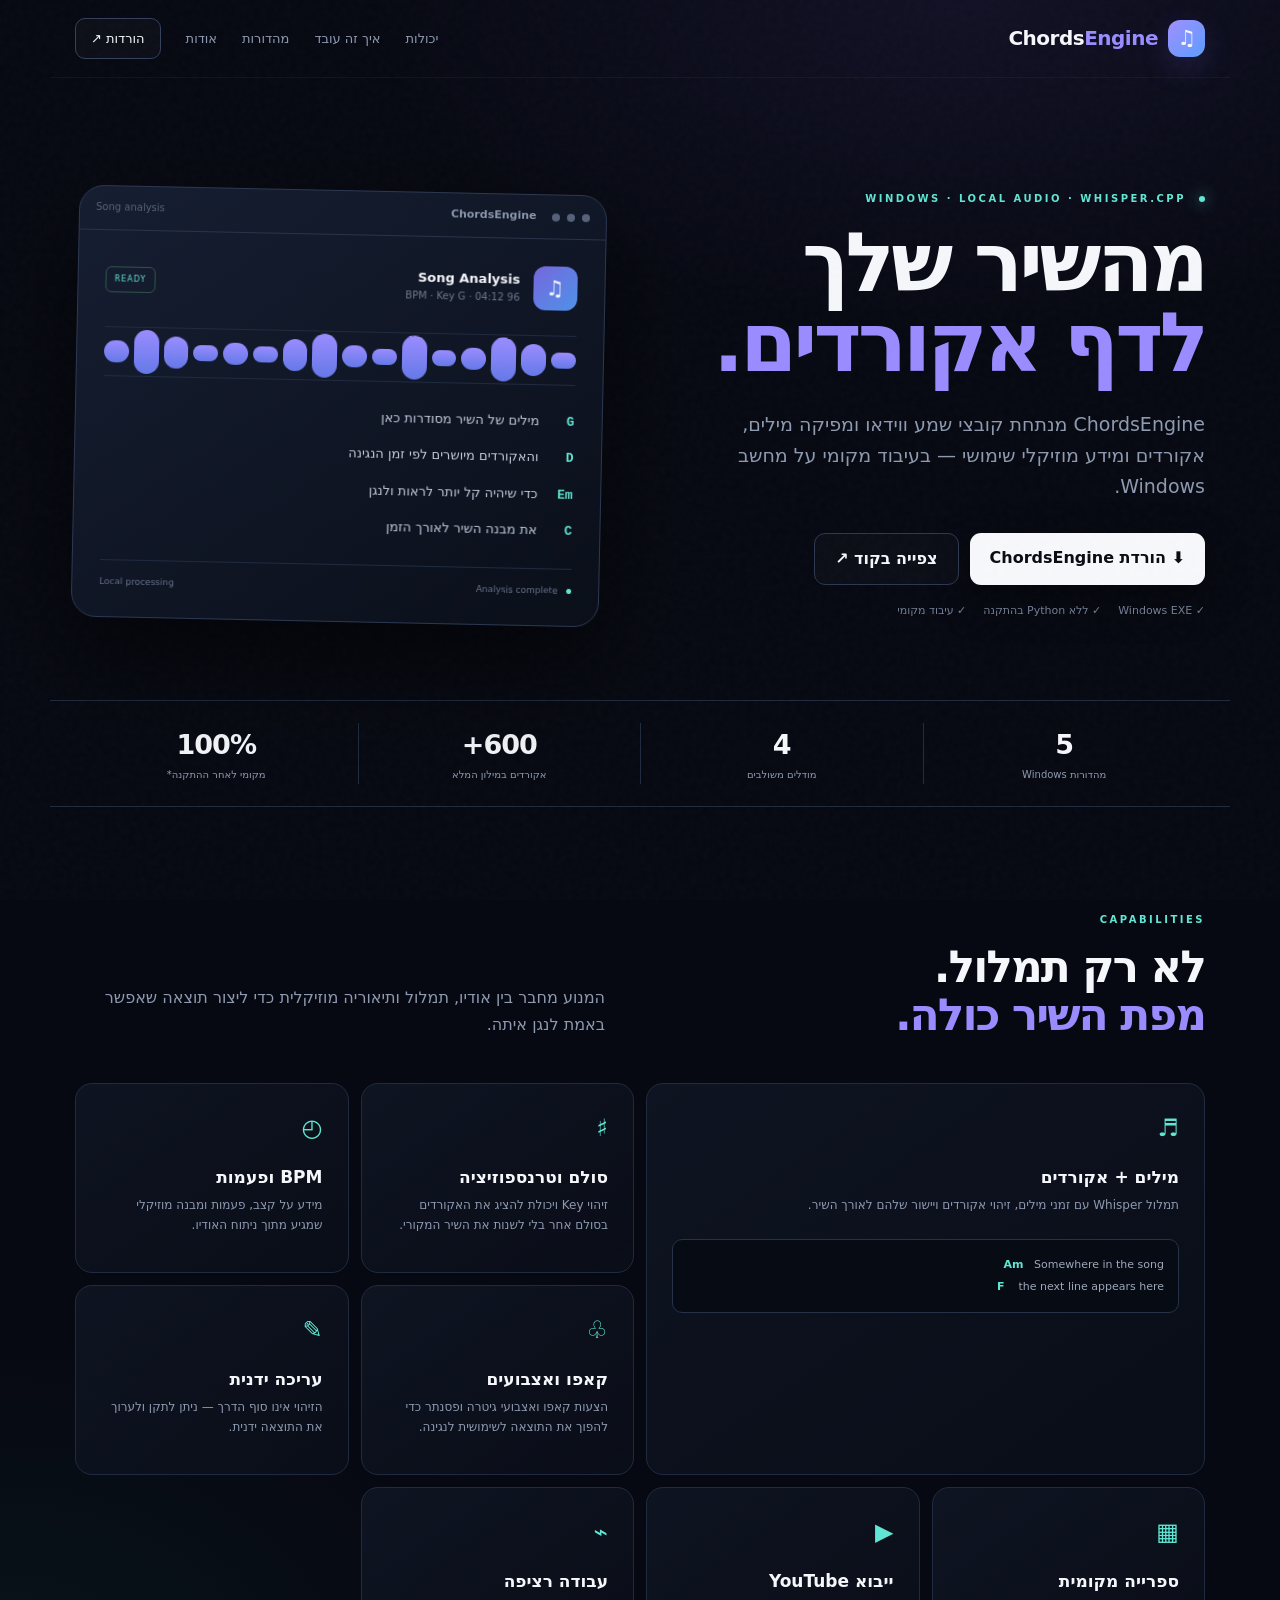
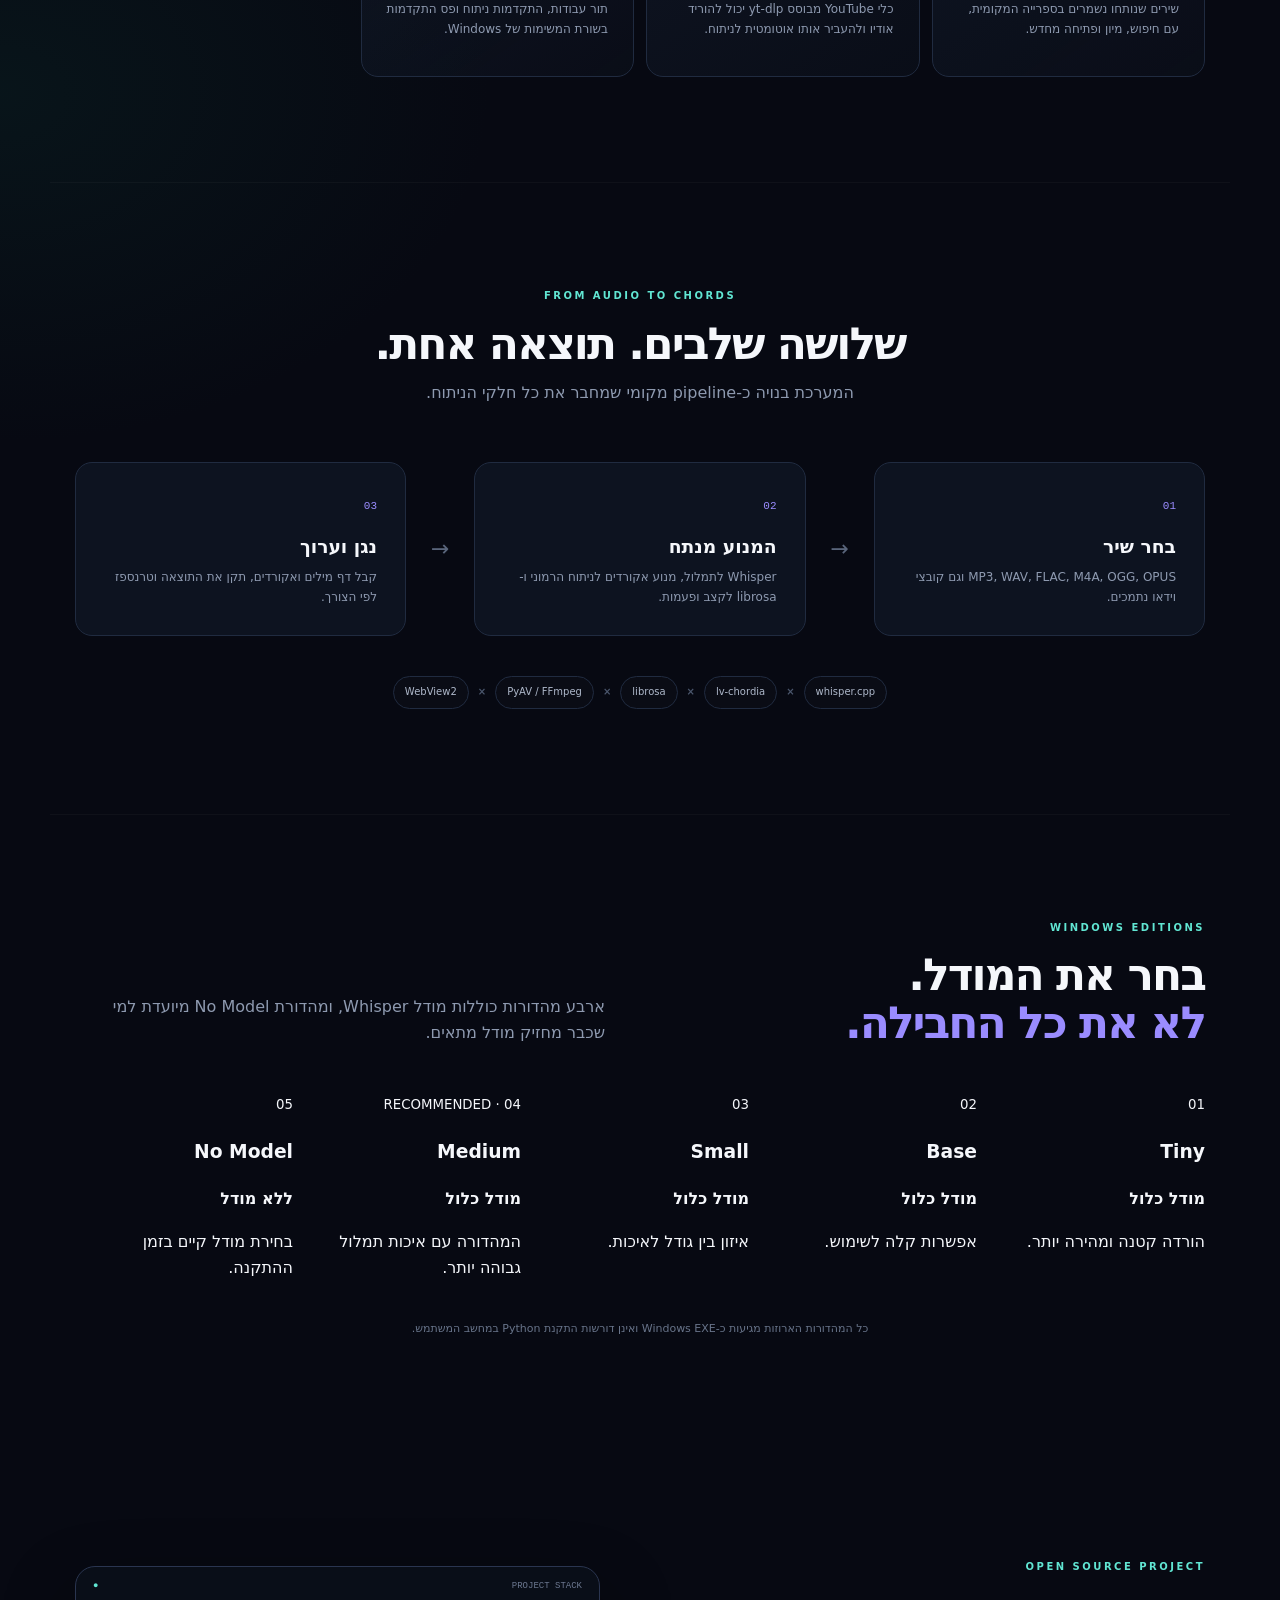
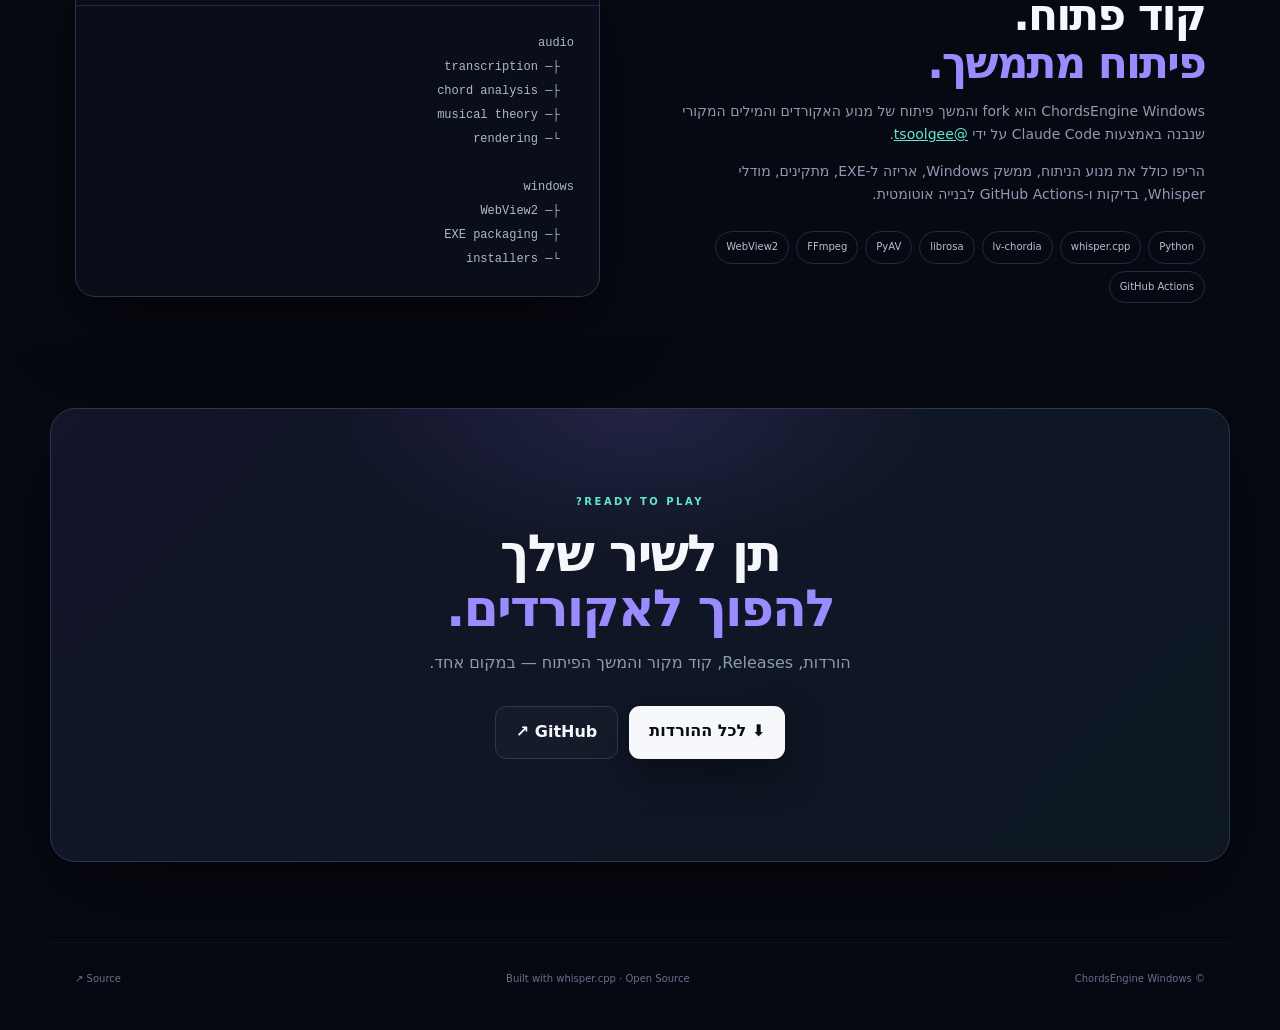
<file: docs/index.html>
<!doctype html>
<html lang="he" dir="rtl">
<head>
<meta charset="utf-8">
<meta name="viewport" content="width=device-width,initial-scale=1">
<meta name="description" content="ChordsEngine Windows — ניתוח שירים, תמלול מילים, זיהוי אקורדים, סולם וקצב. תוכנת Windows מקומית המבוססת על whisper.cpp.">
<meta name="keywords" content="ChordsEngine, guitar chords, song lyrics, Windows, whisper.cpp, chord detection, transcription, אקורדים, מילות שירים, ניתוח שירים">
<meta name="theme-color" content="#070912">
<meta property="og:title" content="ChordsEngine Windows — Turn songs into chord sheets">
<meta property="og:description" content="Local Windows song analysis with lyrics transcription, guitar chords, key, tempo and more.">
<meta property="og:type" content="website">
<link rel="icon" href="../icon.jpg" type="image/jpeg">
<link rel="manifest" href="site.webmanifest">
<title>ChordsEngine Windows — מילים ואקורדים מהשיר</title>
<link rel="stylesheet" href="style.css">
</head>
<body>
<div class="noise"></div>
<header class="nav">
  <a class="brand" href="#"><span class="logo">♫</span><span>Chords<span>Engine</span></span></a>
  <nav>
    <a href="#features">יכולות</a><a href="#workflow">איך זה עובד</a><a href="#editions">מהדורות</a><a href="#about">אודות</a>
    <a class="nav-cta" href="https://github.com/unisocsu/chords-engine-windows/releases" target="_blank" rel="noopener">הורדות ↗</a>
  </nav>
</header>

<main>
<section class="hero">
  <div class="hero-copy">
    <div class="eyebrow"><i></i> WINDOWS · LOCAL AUDIO · WHISPER.CPP</div>
    <h1>מהשיר שלך<br><em>לדף אקורדים.</em></h1>
    <p class="lead">ChordsEngine מנתחת קובצי שמע ווידאו ומפיקה מילים, אקורדים ומידע מוזיקלי שימושי — בעיבוד מקומי על מחשב Windows.</p>
    <div class="actions">
      <a class="button primary" href="https://github.com/unisocsu/chords-engine-windows/releases" target="_blank" rel="noopener">⬇ הורדת ChordsEngine</a>
      <a class="button ghost" href="https://github.com/unisocsu/chords-engine-windows" target="_blank" rel="noopener">צפייה בקוד ↗</a>
    </div>
    <div class="micro"><span>✓ Windows EXE</span><span>✓ ללא Python בהתקנה</span><span>✓ עיבוד מקומי</span></div>
  </div>
  <div class="product">
    <div class="windowbar"><span class="dot"></span><span class="dot"></span><span class="dot"></span><b>ChordsEngine</b><small>Song analysis</small></div>
    <div class="product-body">
      <div class="songline"><div class="cover">♫</div><div><strong>Song Analysis</strong><span>96 BPM · Key G · 04:12</span></div><label>READY</label></div>
      <div class="wave"><i></i><i></i><i></i><i></i><i></i><i></i><i></i><i></i><i></i><i></i><i></i><i></i><i></i><i></i><i></i><i></i></div>
      <div class="chord-sheet">
        <div><b>G</b><span>מילים של השיר מסודרות כאן</span></div>
        <div><b>D</b><span>והאקורדים מיושרים לפי זמן הנגינה</span></div>
        <div><b>Em</b><span>כדי שיהיה קל יותר לראות ולנגן</span></div>
        <div><b>C</b><span>את מבנה השיר לאורך הזמן</span></div>
      </div>
      <div class="status"><span><i></i> Analysis complete</span><span>Local processing</span></div>
    </div>
  </div>
</section>

<section class="numbers">
  <div><strong>5</strong><span>מהדורות Windows</span></div>
  <div><strong>4</strong><span>מודלים משולבים</span></div>
  <div><strong>600+</strong><span>אקורדים במילון המלא</span></div>
  <div><strong>100%</strong><span>מקומי לאחר ההתקנה*</span></div>
</section>

<section id="features" class="section">
  <div class="section-head"><div><div class="eyebrow">CAPABILITIES</div><h2>לא רק תמלול.<br><span>מפת השיר כולה.</span></h2></div><p>המנוע מחבר בין אודיו, תמלול ותיאוריה מוזיקלית כדי ליצור תוצאה שאפשר באמת לנגן איתה.</p></div>
  <div class="feature-grid">
    <article class="feature big"><div class="feature-icon">♬</div><h3>מילים + אקורדים</h3><p>תמלול Whisper עם זמני מילים, זיהוי אקורדים ויישור שלהם לאורך השיר.</p><div class="mini-sheet"><b>Am</b> &nbsp; <span>Somewhere in the song</span><br><b>F</b> &nbsp;&nbsp; <span>the next line appears here</span></div></article>
    <article class="feature"><div class="feature-icon">♯</div><h3>סולם וטרנספוזיציה</h3><p>זיהוי Key ויכולת להציג את האקורדים בסולם אחר בלי לשנות את השיר המקורי.</p></article>
    <article class="feature"><div class="feature-icon">◴</div><h3>BPM ופעמות</h3><p>מידע על קצב, פעמות ומבנה מוזיקלי שמגיע מתוך ניתוח האודיו.</p></article>
    <article class="feature"><div class="feature-icon">♧</div><h3>קאפו ואצבועים</h3><p>הצעות קאפו ואצבועי גיטרה ופסנתר כדי להפוך את התוצאה לשימושית לנגינה.</p></article>
    <article class="feature"><div class="feature-icon">✎</div><h3>עריכה ידנית</h3><p>הזיהוי אינו סוף הדרך — ניתן לתקן ולערוך את התוצאה ידנית.</p></article>
    <article class="feature"><div class="feature-icon">▦</div><h3>ספרייה מקומית</h3><p>שירים שנותחו נשמרים בספרייה המקומית, עם חיפוש, מיון ופתיחה מחדש.</p></article>
    <article class="feature"><div class="feature-icon">▶</div><h3>ייבוא YouTube</h3><p>כלי YouTube מבוסס yt-dlp יכול להוריד אודיו ולהעביר אותו אוטומטית לניתוח.</p></article>
    <article class="feature"><div class="feature-icon">⌁</div><h3>עבודה רציפה</h3><p>תור עבודות, התקדמות ניתוח ופס התקדמות בשורת המשימות של Windows.</p></article>
  </div>
</section>

<section id="workflow" class="section workflow">
  <div class="section-head centered"><div class="eyebrow">FROM AUDIO TO CHORDS</div><h2>שלושה שלבים. תוצאה אחת.</h2><p>המערכת בנויה כ-pipeline מקומי שמחבר את כל חלקי הניתוח.</p></div>
  <div class="steps">
    <div class="step"><span>01</span><h3>בחר שיר</h3><p>MP3, WAV, FLAC, M4A, OGG, OPUS וגם קובצי וידאו נתמכים.</p></div>
    <div class="connector">→</div>
    <div class="step"><span>02</span><h3>המנוע מנתח</h3><p>Whisper לתמלול, מנוע אקורדים לניתוח הרמוני ו-librosa לקצב ופעמות.</p></div>
    <div class="connector">→</div>
    <div class="step"><span>03</span><h3>נגן וערוך</h3><p>קבל דף מילים ואקורדים, תקן את התוצאה וטרנספז לפי הצורך.</p></div>
  </div>
  <div class="stack"><span>whisper.cpp</span><b>×</b><span>lv-chordia</span><b>×</b><span>librosa</span><b>×</b><span>PyAV / FFmpeg</span><b>×</b><span>WebView2</span></div>
</section>

<section id="editions" class="section editions">
  <div class="section-head"><div><div class="eyebrow">WINDOWS EDITIONS</div><h2>בחר את המודל.<br><span>לא את כל החבילה.</span></h2></div><p>ארבע מהדורות כוללות מודל Whisper, ומהדורת No Model מיועדת למי שכבר מחזיק מודל מתאים.</p></div>
  <div class="edition-grid">
    <article><small>01</small><h3>Tiny</h3><b>מודל כלול</b><p>הורדה קטנה ומהירה יותר.</p></article>
    <article><small>02</small><h3>Base</h3><b>מודל כלול</b><p>אפשרות קלה לשימוש.</p></article>
    <article><small>03</small><h3>Small</h3><b>מודל כלול</b><p>איזון בין גודל לאיכות.</p></article>
    <article class="featured"><small>04 · RECOMMENDED</small><h3>Medium</h3><b>מודל כלול</b><p>המהדורה עם איכות תמלול גבוהה יותר.</p></article>
    <article><small>05</small><h3>No Model</h3><b>ללא מודל</b><p>בחירת מודל קיים בזמן ההתקנה.</p></article>
  </div>
  <p class="note">כל המהדורות הארוזות מגיעות כ-Windows EXE ואינן דורשות התקנת Python במחשב המשתמש.</p>
</section>

<section id="about" class="section about">
  <div class="about-copy"><div class="eyebrow">OPEN SOURCE PROJECT</div><h2>קוד פתוח.<br><span>פיתוח מתמשך.</span></h2><p>ChordsEngine Windows הוא fork והמשך פיתוח של מנוע האקורדים והמילים המקורי שנבנה באמצעות Claude Code על ידי <a href="https://github.com/tsoolgee" target="_blank" rel="noopener">@tsoolgee</a>.</p><p>הריפו כולל את מנוע הניתוח, ממשק Windows, אריזה ל-EXE, מתקינים, מודלי Whisper, בדיקות ו-GitHub Actions לבנייה אוטומטית.</p><div class="tags"><span>Python</span><span>whisper.cpp</span><span>lv-chordia</span><span>librosa</span><span>PyAV</span><span>FFmpeg</span><span>WebView2</span><span>GitHub Actions</span></div></div>
  <div class="code-card"><div><span>PROJECT STACK</span><i>●</i></div><pre><code>audio
  ├─ transcription
  ├─ chord analysis
  ├─ musical theory
  └─ rendering

windows
  ├─ WebView2
  ├─ EXE packaging
  └─ installers</code></pre></div>
</section>

<section class="cta">
  <div class="eyebrow">READY TO PLAY?</div>
  <h2>תן לשיר שלך<br><span>להפוך לאקורדים.</span></h2>
  <p>הורדות, Releases, קוד מקור והמשך הפיתוח — במקום אחד.</p>
  <div class="actions"><a class="button primary" href="https://github.com/unisocsu/chords-engine-windows/releases" target="_blank" rel="noopener">⬇ לכל ההורדות</a><a class="button ghost" href="https://github.com/unisocsu/chords-engine-windows" target="_blank" rel="noopener">GitHub ↗</a></div>
</section>
</main>

<footer><span>© ChordsEngine Windows</span><span>Built with whisper.cpp · Open Source</span><span><a href="https://github.com/unisocsu/chords-engine-windows">Source ↗</a></span></footer>
</body>
</html>
</file>
<file: docs/style.css>
:root{--bg:#070912;--panel:#0d1220;--panel2:#11192a;--text:#f5f7fb;--muted:#8e9ab0;--line:#202b40;--purple:#9a8cff;--cyan:#61e6d3;--max:1180px}*{box-sizing:border-box}html{scroll-behavior:smooth}body{margin:0;background:radial-gradient(900px 500px at 75% 0,#27204c55,transparent 65%),radial-gradient(700px 500px at 0 40%,#0b343044,transparent 70%),var(--bg);color:var(--text);font-family:system-ui,-apple-system,"Segoe UI",Arial,sans-serif;line-height:1.65}.noise{position:fixed;inset:0;pointer-events:none;opacity:.025;background-image:url("data:image/svg+xml,%3Csvg viewBox='0 0 180 180' xmlns='http://www.w3.org/2000/svg'%3E%3Cfilter id='n'%3E%3CfeTurbulence type='fractalNoise' baseFrequency='.8' numOctaves='3' stitchTiles='stitch'/%3E%3C/filter%3E%3Crect width='100%25' height='100%25' filter='url(%23n)'/%3E%3C/svg%3E")}a{color:inherit}.nav{height:78px;max-width:var(--max);margin:auto;padding:0 25px;display:flex;align-items:center;justify-content:space-between;border-bottom:1px solid #ffffff0a}.brand{display:flex;align-items:center;gap:10px;text-decoration:none;font-size:20px;font-weight:900;letter-spacing:-.5px}.brand>span:last-child>span{color:var(--purple)}.logo{width:37px;height:37px;border-radius:12px;display:grid;place-items:center;background:linear-gradient(135deg,#a18fff,#5b9dff);box-shadow:0 10px 30px #7765df33;font-size:21px}.nav nav{display:flex;gap:25px;align-items:center}.nav nav a{text-decoration:none;color:var(--muted);font-size:13px}.nav nav a:hover{color:var(--text)}.nav-cta{padding:9px 15px;border:1px solid #34415a;border-radius:10px;color:var(--text)!important;background:#ffffff06}.hero{max-width:var(--max);margin:auto;padding:112px 25px 78px;display:grid;grid-template-columns:1fr 1fr;gap:75px;align-items:center}.eyebrow{font-size:10px;letter-spacing:2.5px;color:var(--cyan);font-weight:900;margin-bottom:15px}.eyebrow i{display:inline-block;width:6px;height:6px;border-radius:50%;background:var(--cyan);margin-left:7px;box-shadow:0 0 15px var(--cyan)}h1{font-size:clamp(50px,6.8vw,82px);line-height:.98;letter-spacing:-4px;margin:0 0 25px}h1 em,h2 span{font-style:normal;color:var(--purple)}.lead{font-size:19px;color:var(--muted);max-width:650px;margin:0}.actions{display:flex;gap:11px;flex-wrap:wrap;margin:30px 0 17px}.button{display:inline-block;padding:12px 20px;border-radius:11px;text-decoration:none;font-weight:850;transition:.2s}.button:hover{transform:translateY(-2px)}.primary{background:#f7f8fb;color:#090c13;box-shadow:0 14px 40px #0006}.ghost{border:1px solid #2c3850;background:#ffffff05}.micro{display:flex;gap:17px;flex-wrap:wrap;color:#727e94;font-size:11px}.product{border:1px solid #2c3852;border-radius:25px;background:linear-gradient(145deg,#161e32,#0a0f19);box-shadow:0 40px 100px #0009;overflow:hidden;transform:rotate(1.2deg)}.windowbar{height:44px;border-bottom:1px solid #29344a;display:flex;align-items:center;gap:7px;padding:0 16px}.dot{width:8px;height:8px;border-radius:50%;background:#56627a}.windowbar b{margin-right:8px;font-size:11px;color:#8995a9}.windowbar small{margin-right:auto;color:#56637a;font-size:10px}.product-body{padding:27px}.songline{display:flex;align-items:center;gap:13px}.cover{width:44px;height:44px;border-radius:12px;display:grid;place-items:center;background:linear-gradient(135deg,#7667dc,#4e92e9);font-size:21px}.songline strong,.songline span{display:block}.songline strong{font-size:13px}.songline span{font-size:10px;color:#6f7b91}.songline label{margin-right:auto;padding:5px 8px;border:1px solid #315448;color:var(--cyan);border-radius:6px;font-size:8px;letter-spacing:1px}.wave{height:50px;display:flex;align-items:center;gap:5px;margin:25px 0;border-top:1px solid #202b40;border-bottom:1px solid #202b40}.wave i{width:100%;height:var(--h,35%);border-radius:99px;background:linear-gradient(var(--purple),#6579e7)}.wave i:nth-child(2n){height:65%}.wave i:nth-child(3n){height:90%}.wave i:nth-child(4n){height:45%}.chord-sheet{display:grid;gap:14px;color:#d9dfeb;font-size:13px}.chord-sheet b{display:inline-block;min-width:35px;color:var(--cyan);font-family:ui-monospace,monospace}.chord-sheet span{color:#c2cada}.status{margin-top:26px;padding-top:14px;border-top:1px solid #202b40;display:flex;justify-content:space-between;color:#657189;font-size:9px}.status i{display:inline-block;width:5px;height:5px;border-radius:50%;background:var(--cyan);margin-left:5px}.numbers{max-width:var(--max);margin:auto;padding:22px 25px;border-top:1px solid var(--line);border-bottom:1px solid var(--line);display:grid;grid-template-columns:repeat(4,1fr)}.numbers div{text-align:center;border-left:1px solid var(--line)}.numbers div:last-child{border:0}.numbers strong,.numbers span{display:block}.numbers strong{font-size:27px;letter-spacing:-1px}.numbers span{color:var(--muted);font-size:10px}.section{max-width:var(--max);margin:auto;padding:105px 25px}.section-head{display:grid;grid-template-columns:1fr 1fr;gap:70px;align-items:end}.section-head h2,.about h2,.cta h2{font-size:44px;line-height:1.08;letter-spacing:-2px;margin:0}.section-head>p{color:var(--muted);max-width:530px;margin:0}.feature-grid{display:grid;grid-template-columns:repeat(4,1fr);gap:12px;margin-top:45px}.feature{min-height:190px;padding:25px;border:1px solid var(--line);border-radius:17px;background:linear-gradient(145deg,#111827b8,#0b101b99);transition:.2s}.feature:hover{transform:translateY(-4px);border-color:#39455e}.feature.big{grid-column:span 2;grid-row:span 2}.feature-icon{font-size:24px;color:var(--cyan)}.feature h3{margin:14px 0 5px;font-size:17px}.feature p{margin:0;color:var(--muted);font-size:12px}.mini-sheet{margin-top:23px;padding:14px;border:1px solid #273249;border-radius:10px;background:#070b14;color:#9da8bb;font-size:11px;line-height:2}.mini-sheet b{color:var(--cyan)}.workflow{border-top:1px solid #ffffff08}.centered{display:block;text-align:center}.centered>p{margin:13px auto 0}.steps{display:grid;grid-template-columns:1fr auto 1fr auto 1fr;align-items:center;gap:25px;margin-top:55px}.step{padding:28px;border:1px solid var(--line);border-radius:17px;background:#0d1320}.step>span{font-family:ui-monospace,monospace;color:var(--purple);font-size:11px}.step h3{margin:15px 0 5px}.step p{margin:0;color:var(--muted);font-size:12px}.connector{color:#59657b;font-size:22px}.stack{margin:40px auto 0;display:flex;justify-content:center;align-items:center;gap:9px;flex-wrap:wrap;color:#aeb8ca;font-size:10px}.stack span{padding:7px 11px;border:1px solid var(--line);border-radius:99px;background:#ffffff03}.stack b{color:#4b576d}.editions{border-top:1px solid #ffffff08}.edition-grid{display:grid;grid-template-columns:repeat(5,1fr);gap:10px;margin-top:45px}.edition{padding:25px 19px;border:1px solid var(--line);border-radius:16px;background:#0b101a}.edition.featured{border-color:#6e61d4;background:linear-gradient(145deg,#211d43,#0e1423);box-shadow:0 20px 55px #5e52cc20}.edition small{color:#68758c;font-size:9px;letter-spacing:1px}.edition h3{font-size:20px;margin:20px 0 5px}.edition b{font-size:10px;color:var(--cyan);font-weight:700}.edition p{color:var(--muted);font-size:11px;margin:8px 0 0}.note{text-align:center;color:#68748a;font-size:11px;margin-top:23px}.about{display:grid;grid-template-columns:1fr 1fr;gap:80px;align-items:center}.about-copy p{color:var(--muted);font-size:14px}.about-copy a{color:var(--cyan)}.tags{display:flex;gap:7px;flex-wrap:wrap;margin-top:25px}.tags span{padding:7px 10px;border:1px solid var(--line);border-radius:99px;color:#b7c0d0;font-size:10px}.code-card{border:1px solid #2a3550;border-radius:20px;background:#090e18;box-shadow:0 30px 70px #0007;overflow:hidden}.code-card>div{padding:14px 17px;border-bottom:1px solid #202a3e;display:flex;justify-content:space-between;color:#6c7890;font:9px ui-monospace,monospace}.code-card i{color:var(--cyan);font-style:normal}.code-card pre{padding:25px;margin:0;color:#aeb9ca;font:12px/2 ui-monospace,SFMono-Regular,Consolas,monospace}.cta{max-width:var(--max);margin:0 auto 80px;padding:85px 25px;text-align:center;border:1px solid #2b3650;border-radius:25px;background:radial-gradient(400px 200px at 50% 0,#6659b433,transparent 75%),linear-gradient(135deg,#13152a,#0c1721);box-shadow:0 30px 90px #0007}.cta p{color:var(--muted);margin:14px 0}.cta .actions{justify-content:center}.cta h2{font-size:51px}.cta h2 span{color:var(--purple)}footer{max-width:var(--max);margin:auto;padding:28px 25px 45px;border-top:1px solid #ffffff09;display:flex;justify-content:space-between;color:#657188;font-size:10px}footer a{text-decoration:none}@media(max-width:900px){.hero{grid-template-columns:1fr;gap:50px}.product{transform:none}.section-head,.about{grid-template-columns:1fr;gap:20px}.feature-grid{grid-template-columns:1fr 1fr}.feature.big{grid-column:span 2}.edition-grid{grid-template-columns:1fr 1fr}.steps{grid-template-columns:1fr;gap:12px}.connector{display:none}.numbers{grid-template-columns:1fr 1fr;gap:15px}.numbers div:nth-child(2){border:0}.nav nav a:not(.nav-cta){display:none}}@media(max-width:560px){.nav{padding:0 17px}.hero,.section{padding-left:18px;padding-right:18px}.hero{padding-top:70px}h1{font-size:49px}.feature-grid,.edition-grid{grid-template-columns:1fr}.feature.big{grid-column:auto;grid-row:auto}.numbers{margin:0 18px}.numbers div{border:0}.cta{margin-left:18px;margin-right:18px;padding:60px 20px}.cta h2{font-size:40px}.section-head h2,.about h2{font-size:36px}footer{padding-left:18px;padding-right:18px;gap:10px;flex-wrap:wrap}}
</file>
